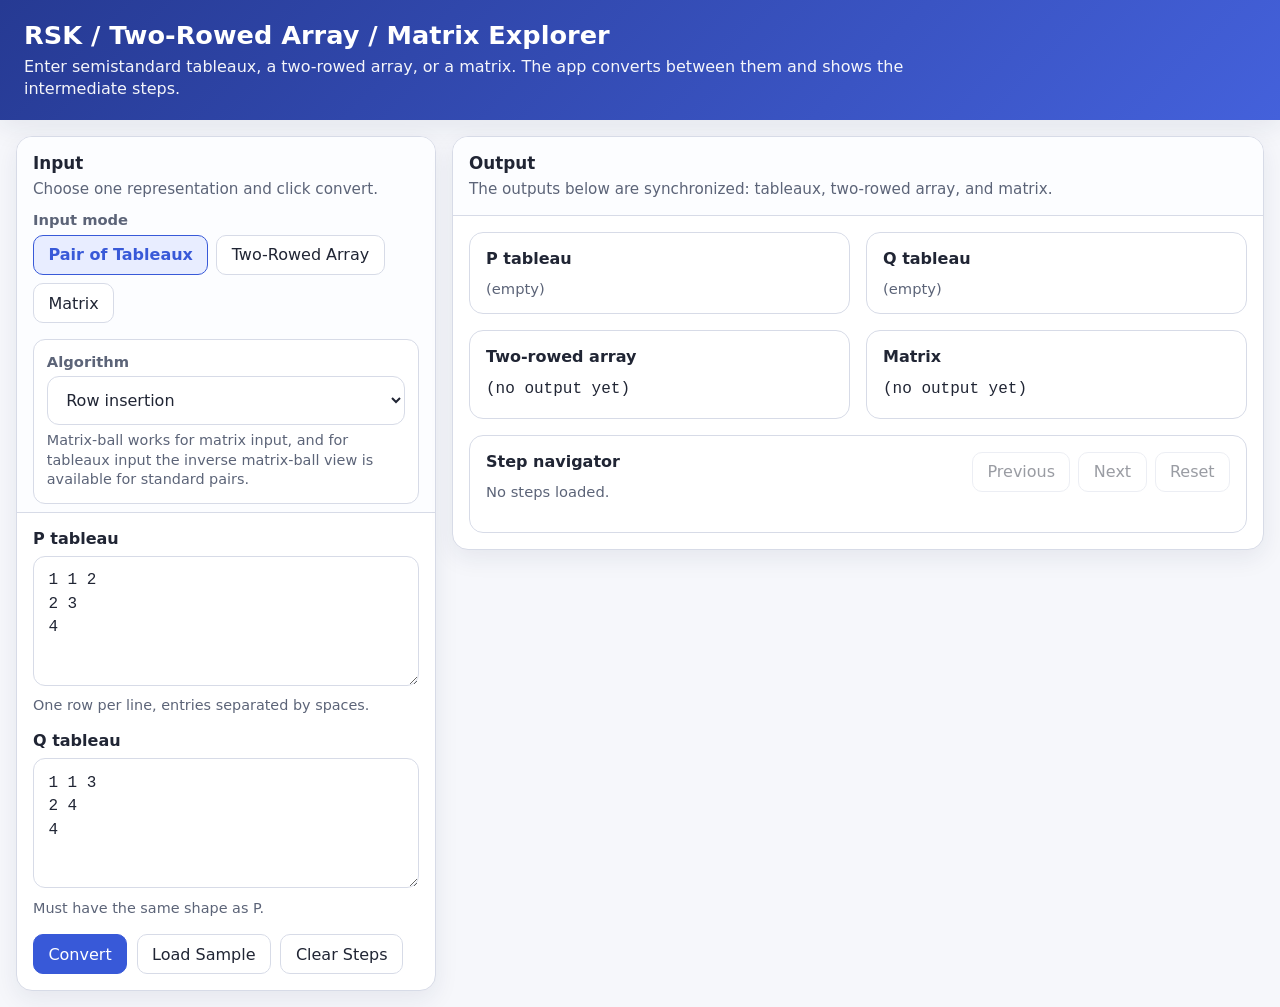
<file: index.html>
<!DOCTYPE html>
<html lang="en">
<head>
  <meta charset="UTF-8" />
  <meta name="viewport" content="width=device-width, initial-scale=1.0" />
  <title>RSK / Matrix / Tableaux Explorer</title>
  <link rel="stylesheet" href="style.css" />
</head>
<body>
  <header>
    <h1>RSK / Two-Rowed Array / Matrix Explorer</h1>
    <p>
      Enter semistandard tableaux, a two-rowed array, or a matrix.
      The app converts between them and shows the intermediate steps.
    </p>
  </header>

  <main>
    <div class="layout">
      <section class="panel">
        <div class="panel-header">
          <h2>Input</h2>
          <p>Choose one representation and click convert.</p>

          <div class="toolbar-group">
            <div>
              <div class="toolbar-label">Input mode</div>
              <div class="tabs">
                <button class="tab-btn active" data-mode="tableauxMode">Pair of Tableaux</button>
                <button class="tab-btn" data-mode="arrayMode">Two-Rowed Array</button>
                <button class="tab-btn" data-mode="matrixMode">Matrix</button>
              </div>
            </div>

            <div class="algorithm-bar">
              <label for="algorithmSelect" class="toolbar-label">Algorithm</label>
              <select id="algorithmSelect">
                <option value="rowInsertion">Row insertion</option>
                <option value="matrixBall">Matrix-ball construction</option>
              </select>
              <div class="help">
                Matrix-ball works for matrix input, and for tableaux input the inverse matrix-ball view is available for standard pairs.
              </div>
            </div>
          </div>
        </div>

        <div class="panel-body">
          <div id="status"></div>

          <div id="tableauxMode" class="mode active">
            <div class="field">
              <label for="pInput">P tableau</label>
              <textarea id="pInput"></textarea>
              <div class="help">One row per line, entries separated by spaces.</div>
            </div>

            <div class="field">
              <label for="qInput">Q tableau</label>
              <textarea id="qInput"></textarea>
              <div class="help">Must have the same shape as P.</div>
            </div>
          </div>

          <div id="arrayMode" class="mode">
            <div class="field">
              <label for="topRowInput">Top row</label>
              <textarea id="topRowInput"></textarea>
            </div>

            <div class="field">
              <label for="bottomRowInput">Bottom row</label>
              <textarea id="bottomRowInput"></textarea>
              <div class="help">The app can sort the array into lexicographic order automatically.</div>
            </div>
          </div>

          <div id="matrixMode" class="mode">
            <div class="field">
              <label for="matrixInput">Matrix</label>
              <textarea id="matrixInput"></textarea>
              <div class="help">
                Nonnegative integer matrix. Rows correspond to top-row values, columns to bottom-row values.
              </div>
            </div>
          </div>

          <div class="actions">
            <button id="convertBtn" class="primary">Convert</button>
            <button id="sampleBtn" class="secondary">Load Sample</button>
            <button id="clearStepsBtn" class="secondary">Clear Steps</button>
          </div>
        </div>
      </section>

      <section class="panel">
        <div class="panel-header">
          <h2>Output</h2>
          <p>The outputs below are synchronized: tableaux, two-rowed array, and matrix.</p>
        </div>

        <div class="panel-body">
          <div class="output-grid">
            <div class="card">
              <h3>P tableau</h3>
              <div id="pOutput"></div>
            </div>

            <div class="card">
              <h3>Q tableau</h3>
              <div id="qOutput"></div>
            </div>

            <div class="card">
              <h3>Two-rowed array</h3>
              <div id="arrayOutput" class="mono"></div>
            </div>

            <div class="card">
              <h3>Matrix</h3>
              <div id="matrixOutput" class="mono"></div>
            </div>
          </div>

          <div class="card steps-card">
            <div class="steps-header">
              <div>
                <h3>Step navigator</h3>
                <div id="stepCounter" class="small">No steps loaded.</div>
              </div>

              <div class="step-controls">
                <button id="prevStepBtn" class="secondary">Previous</button>
                <button id="nextStepBtn" class="secondary">Next</button>
                <button id="resetStepBtn" class="secondary">Reset</button>
              </div>
            </div>

            <div id="stepVisualization" class="step-visualization"></div>
            <div id="stepsOutput" class="steps"></div>
          </div>
        </div>
      </section>
    </div>
  </main>

  <script type="module" src="js/app.js"></script>
</body>
</html>
</file>
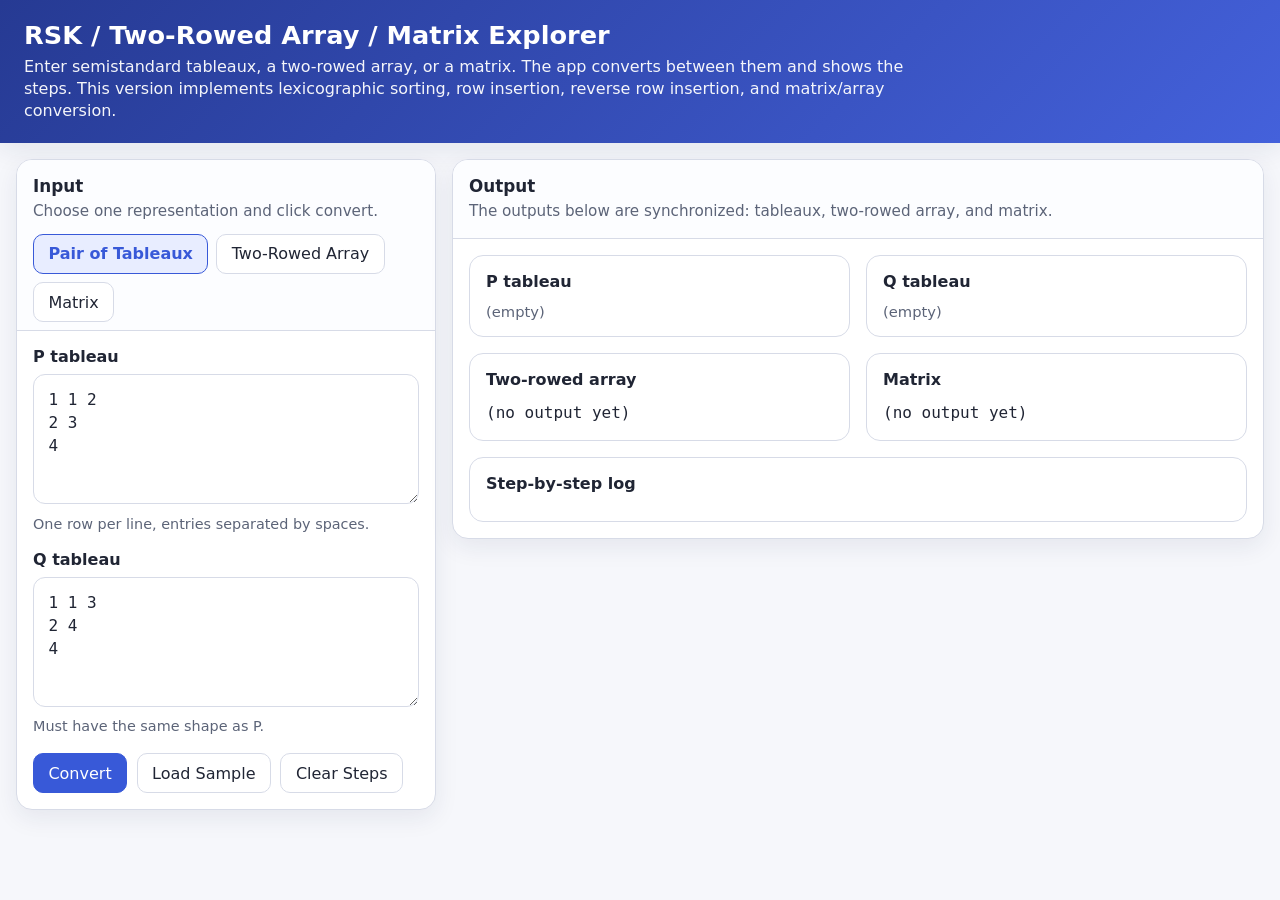
<file: rsk-webapp/index.html>
<!DOCTYPE html>
<html lang="en">
<head>
  <meta charset="UTF-8" />
  <meta name="viewport" content="width=device-width, initial-scale=1.0" />
  <title>RSK / Matrix / Tableaux Explorer</title>
  <link rel="stylesheet" href="style.css" />
</head>
<body>
  <header>
    <h1>RSK / Two-Rowed Array / Matrix Explorer</h1>
    <p>
      Enter semistandard tableaux, a two-rowed array, or a matrix. The app converts between them and shows the steps.
      This version implements lexicographic sorting, row insertion, reverse row insertion, and matrix/array conversion.
    </p>
  </header>

  <main>
    <div class="layout">
      <section class="panel">
        <div class="panel-header">
          <h2>Input</h2>
          <p>Choose one representation and click convert.</p>
          <div class="tabs">
            <button class="tab-btn active" data-mode="tableauxMode">Pair of Tableaux</button>
            <button class="tab-btn" data-mode="arrayMode">Two-Rowed Array</button>
            <button class="tab-btn" data-mode="matrixMode">Matrix</button>
          </div>
        </div>

        <div class="panel-body">
          <div id="status"></div>

          <div id="tableauxMode" class="mode active">
            <div class="field">
              <label for="pInput">P tableau</label>
              <textarea id="pInput">1 1 2
2 3
4</textarea>
              <div class="help">One row per line, entries separated by spaces.</div>
            </div>

            <div class="field">
              <label for="qInput">Q tableau</label>
              <textarea id="qInput">1 1 3
2 4
4</textarea>
              <div class="help">Must have the same shape as P.</div>
            </div>
          </div>

          <div id="arrayMode" class="mode">
            <div class="field">
              <label for="topRowInput">Top row</label>
              <textarea id="topRowInput">1 1 2 2 4 4</textarea>
            </div>
            <div class="field">
              <label for="bottomRowInput">Bottom row</label>
              <textarea id="bottomRowInput">1 2 1 3 2 4</textarea>
              <div class="help">The app can sort the array into lexicographic order automatically.</div>
            </div>
          </div>

          <div id="matrixMode" class="mode">
            <div class="field">
              <label for="matrixInput">Matrix</label>
              <textarea id="matrixInput">2 0 1
1 2 0
0 1 1</textarea>
              <div class="help">Nonnegative integer matrix. Rows correspond to top-row values, columns to bottom-row values.</div>
            </div>
          </div>

          <div class="actions">
            <button id="convertBtn" class="primary">Convert</button>
            <button id="sampleBtn" class="secondary">Load Sample</button>
            <button id="clearStepsBtn" class="secondary">Clear Steps</button>
          </div>
        </div>
      </section>

      <section class="panel">
        <div class="panel-header">
          <h2>Output</h2>
          <p>The outputs below are synchronized: tableaux, two-rowed array, and matrix.</p>
        </div>
        <div class="panel-body">
          <div class="output-grid">
            <div class="card">
              <h3>P tableau</h3>
              <div id="pOutput"></div>
            </div>
            <div class="card">
              <h3>Q tableau</h3>
              <div id="qOutput"></div>
            </div>
            <div class="card">
              <h3>Two-rowed array</h3>
              <div id="arrayOutput" class="mono"></div>
            </div>
            <div class="card">
              <h3>Matrix</h3>
              <div id="matrixOutput" class="mono"></div>
            </div>
          </div>

          <div class="card steps-card">
            <h3>Step-by-step log</h3>
            <div id="stepsOutput" class="steps"></div>
          </div>
        </div>
      </section>
    </div>
  </main>

  <script src="app.js"></script>
</body>
</html>
</file>
<file: style.css>
:root {
  --bg: #f6f7fb;
  --panel: #ffffff;
  --border: #d7dbe7;
  --text: #202534;
  --muted: #5c6478;
  --accent: #3859d8;
  --accent-soft: #e8edff;
  --good: #1f7a39;
  --bad: #b42318;
  --highlight: #fff1b8;
  --highlight-border: #e2b93b;
  --shadow: 0 8px 24px rgba(24, 39, 75, 0.08);
}

* {
  box-sizing: border-box;
}

body {
  margin: 0;
  font-family: Inter, system-ui, -apple-system, BlinkMacSystemFont, "Segoe UI", sans-serif;
  background: var(--bg);
  color: var(--text);
}

header {
  padding: 1.25rem 1.5rem;
  background: linear-gradient(135deg, #263a93, #4461db);
  color: white;
  box-shadow: var(--shadow);
}

header h1 {
  margin: 0 0 0.35rem;
  font-size: 1.6rem;
}

header p {
  margin: 0;
  opacity: 0.95;
  max-width: 900px;
  line-height: 1.4;
}

main {
  max-width: 1400px;
  margin: 0 auto;
  padding: 1rem;
}

.layout {
  display: grid;
  grid-template-columns: 420px 1fr;
  gap: 1rem;
  align-items: start;
}

.panel {
  background: var(--panel);
  border: 1px solid var(--border);
  border-radius: 16px;
  box-shadow: var(--shadow);
  overflow: hidden;
}

.panel-header {
  padding: 1rem 1rem 0.5rem;
  border-bottom: 1px solid var(--border);
  background: #fcfdff;
}

.panel-header h2,
.panel-header h3 {
  margin: 0 0 0.35rem;
  font-size: 1.05rem;
}

.panel-header p {
  margin: 0 0 0.5rem;
  color: var(--muted);
  line-height: 1.35;
  font-size: 0.95rem;
}

.panel-body {
  padding: 1rem;
}

.toolbar-group {
  display: grid;
  gap: 1rem;
  margin-top: 0.75rem;
}

.toolbar-label {
  display: block;
  margin-bottom: 0.4rem;
  font-size: 0.92rem;
  font-weight: 700;
  color: var(--muted);
}

.algorithm-bar {
  padding: 0.8rem;
  border: 1px solid var(--border);
  border-radius: 12px;
  background: #fff;
}

.tabs {
  display: flex;
  gap: 0.5rem;
  flex-wrap: wrap;
}

.tab-btn,
button {
  border: 1px solid var(--border);
  border-radius: 10px;
  background: white;
  color: var(--text);
  padding: 0.6rem 0.9rem;
  font: inherit;
  cursor: pointer;
  transition: 0.15s ease;
}

.tab-btn:hover,
button:hover {
  border-color: var(--accent);
}

.tab-btn.active {
  background: var(--accent-soft);
  border-color: var(--accent);
  color: var(--accent);
  font-weight: 600;
}

button:disabled {
  opacity: 0.45;
  cursor: not-allowed;
}

.actions {
  display: flex;
  flex-wrap: wrap;
  gap: 0.6rem;
  margin-top: 1rem;
}

.primary {
  background: var(--accent);
  color: white;
  border-color: var(--accent);
}

.secondary {
  background: #fff;
}

.mode {
  display: none;
}

.mode.active {
  display: block;
}

textarea,
input,
select {
  width: 100%;
  border: 1px solid var(--border);
  border-radius: 12px;
  padding: 0.8rem 0.9rem;
  font: inherit;
  color: var(--text);
  background: white;
}

textarea {
  min-height: 130px;
  resize: vertical;
  line-height: 1.45;
  font-family: ui-monospace, SFMono-Regular, Menlo, Consolas, monospace;
}

label {
  display: block;
  margin-bottom: 0.5rem;
  font-weight: 600;
}

.field {
  margin-bottom: 1rem;
}

.help {
  color: var(--muted);
  font-size: 0.9rem;
  line-height: 1.35;
  margin-top: 0.4rem;
}

.status {
  padding: 0.85rem 1rem;
  border-radius: 12px;
  margin-bottom: 1rem;
  border: 1px solid transparent;
  white-space: pre-wrap;
  line-height: 1.45;
}

.status.good {
  background: #ebfff0;
  border-color: #b9ebc6;
  color: var(--good);
}

.status.bad {
  background: #fff0f0;
  border-color: #f2c7c7;
  color: var(--bad);
}

.output-grid {
  display: grid;
  grid-template-columns: repeat(2, minmax(0, 1fr));
  gap: 1rem;
}

.card {
  border: 1px solid var(--border);
  border-radius: 14px;
  padding: 1rem;
  background: #fff;
  min-width: 0;
}

.card h3 {
  margin-top: 0;
  margin-bottom: 0.75rem;
  font-size: 1rem;
}

.steps-card {
  margin-top: 1rem;
}

.steps-header {
  display: flex;
  justify-content: space-between;
  align-items: start;
  gap: 1rem;
  margin-bottom: 1rem;
}

.step-controls {
  display: flex;
  gap: 0.5rem;
  flex-wrap: wrap;
}

.tableau-scrollbox {
  width: 100%;
  max-width: 100%;
  max-height: 260px;
  overflow: auto;
  padding: 0.25rem;
  border: 1px solid var(--border);
  border-radius: 10px;
  background: #fcfdff;
}

.tableau-grid {
  display: inline-grid;
  gap: 2px;
  background: #cfd5e6;
  padding: 2px;
  border-radius: 10px;
}

.tableau-cell {
  background: white;
  display: flex;
  align-items: center;
  justify-content: center;
  border-radius: 6px;
  font-weight: 600;
  border: 2px solid transparent;
  user-select: none;
}

.tableau-cell.highlight {
  background: var(--highlight);
  border-color: var(--highlight-border);
}

.empty-cell {
  opacity: 0;
}

.mono {
  font-family: ui-monospace, SFMono-Regular, Menlo, Consolas, monospace;
  white-space: pre-wrap;
  line-height: 1.45;
  word-break: break-word;
}

.steps {
  display: grid;
  gap: 0.75rem;
}

.step {
  border: 1px solid var(--border);
  border-radius: 12px;
  padding: 0.9rem;
  background: #fcfdff;
}

.step-title {
  font-weight: 700;
  margin-bottom: 0.4rem;
}

.small {
  font-size: 0.92rem;
  color: var(--muted);
}

.step-visualization {
  margin-bottom: 1rem;
  padding: 0.75rem;
  border: 1px solid var(--border);
  border-radius: 12px;
  background: #fcfdff;
  overflow: auto;
  max-width: 100%;
  max-height: 520px;
}

.step-visualization:empty {
  display: none;
}

.matrix-ball-svg {
  display: block;
  width: 100%;
  height: auto;
}

.matrix-ball-caption {
  margin-top: 0.5rem;
  font-size: 0.92rem;
  color: var(--muted);
}

@media (max-width: 1000px) {
  .layout {
    grid-template-columns: 1fr;
  }

  .output-grid {
    grid-template-columns: 1fr;
  }

  .steps-header {
    flex-direction: column;
  }
}
</file>
<file: rsk-webapp/style.css>
:root {
  --bg: #f6f7fb;
  --panel: #ffffff;
  --border: #d7dbe7;
  --text: #202534;
  --muted: #5c6478;
  --accent: #3859d8;
  --accent-soft: #e8edff;
  --good: #1f7a39;
  --bad: #b42318;
  --shadow: 0 8px 24px rgba(24, 39, 75, 0.08);
}

* {
  box-sizing: border-box;
}

body {
  margin: 0;
  font-family: Inter, system-ui, -apple-system, BlinkMacSystemFont, "Segoe UI", sans-serif;
  background: var(--bg);
  color: var(--text);
}

header {
  padding: 1.25rem 1.5rem;
  background: linear-gradient(135deg, #263a93, #4461db);
  color: white;
  box-shadow: var(--shadow);
}

header h1 {
  margin: 0 0 0.35rem;
  font-size: 1.6rem;
}

header p {
  margin: 0;
  opacity: 0.95;
  max-width: 900px;
  line-height: 1.4;
}

main {
  max-width: 1400px;
  margin: 0 auto;
  padding: 1rem;
}

.layout {
  display: grid;
  grid-template-columns: 420px 1fr;
  gap: 1rem;
  align-items: start;
}

.panel {
  background: var(--panel);
  border: 1px solid var(--border);
  border-radius: 16px;
  box-shadow: var(--shadow);
  overflow: hidden;
}

.panel-header {
  padding: 1rem 1rem 0.5rem;
  border-bottom: 1px solid var(--border);
  background: #fcfdff;
}

.panel-header h2,
.panel-header h3 {
  margin: 0 0 0.35rem;
  font-size: 1.05rem;
}

.panel-header p {
  margin: 0 0 0.5rem;
  color: var(--muted);
  line-height: 1.35;
  font-size: 0.95rem;
}

.panel-body {
  padding: 1rem;
}

.tabs {
  display: flex;
  gap: 0.5rem;
  flex-wrap: wrap;
  margin-top: 0.75rem;
}

.tab-btn,
button {
  border: 1px solid var(--border);
  border-radius: 10px;
  background: white;
  color: var(--text);
  padding: 0.6rem 0.9rem;
  font: inherit;
  cursor: pointer;
  transition: 0.15s ease;
}

.tab-btn:hover,
button:hover {
  border-color: var(--accent);
}

.tab-btn.active {
  background: var(--accent-soft);
  border-color: var(--accent);
  color: var(--accent);
  font-weight: 600;
}

.actions {
  display: flex;
  flex-wrap: wrap;
  gap: 0.6rem;
  margin-top: 1rem;
}

.primary {
  background: var(--accent);
  color: white;
  border-color: var(--accent);
}

.secondary {
  background: #fff;
}

.mode {
  display: none;
}

.mode.active {
  display: block;
}

textarea,
input,
select {
  width: 100%;
  border: 1px solid var(--border);
  border-radius: 12px;
  padding: 0.8rem 0.9rem;
  font: inherit;
  color: var(--text);
  background: white;
}

textarea {
  min-height: 130px;
  resize: vertical;
  line-height: 1.45;
  font-family: ui-monospace, SFMono-Regular, Menlo, Consolas, monospace;
}

label {
  display: block;
  margin-bottom: 0.5rem;
  font-weight: 600;
}

.field {
  margin-bottom: 1rem;
}

.help {
  color: var(--muted);
  font-size: 0.9rem;
  line-height: 1.35;
  margin-top: 0.4rem;
}

.status {
  padding: 0.85rem 1rem;
  border-radius: 12px;
  margin-bottom: 1rem;
  border: 1px solid transparent;
  white-space: pre-wrap;
  line-height: 1.45;
}

.status.good {
  background: #ebfff0;
  border-color: #b9ebc6;
  color: var(--good);
}

.status.bad {
  background: #fff0f0;
  border-color: #f2c7c7;
  color: var(--bad);
}

.output-grid {
  display: grid;
  grid-template-columns: repeat(2, minmax(0, 1fr));
  gap: 1rem;
}

.card {
  border: 1px solid var(--border);
  border-radius: 14px;
  padding: 1rem;
  background: #fff;
}

.card h3 {
  margin-top: 0;
  margin-bottom: 0.75rem;
  font-size: 1rem;
}

.steps-card {
  margin-top: 1rem;
}

.tableau-grid {
  display: inline-grid;
  gap: 2px;
  background: #cfd5e6;
  padding: 2px;
  border-radius: 10px;
}

.tableau-cell {
  width: 42px;
  height: 42px;
  background: white;
  display: flex;
  align-items: center;
  justify-content: center;
  border-radius: 6px;
  font-weight: 600;
}

.empty-cell {
  width: 42px;
  height: 42px;
  opacity: 0;
}

.mono {
  font-family: ui-monospace, SFMono-Regular, Menlo, Consolas, monospace;
  white-space: pre-wrap;
  line-height: 1.45;
  word-break: break-word;
}

.steps {
  display: grid;
  gap: 0.75rem;
}

.step {
  border: 1px solid var(--border);
  border-radius: 12px;
  padding: 0.9rem;
  background: #fcfdff;
}

.step-title {
  font-weight: 700;
  margin-bottom: 0.4rem;
}

.small {
  font-size: 0.92rem;
  color: var(--muted);
}

@media (max-width: 1000px) {
  .layout {
    grid-template-columns: 1fr;
  }

  .output-grid {
    grid-template-columns: 1fr;
  }
}
</file>
